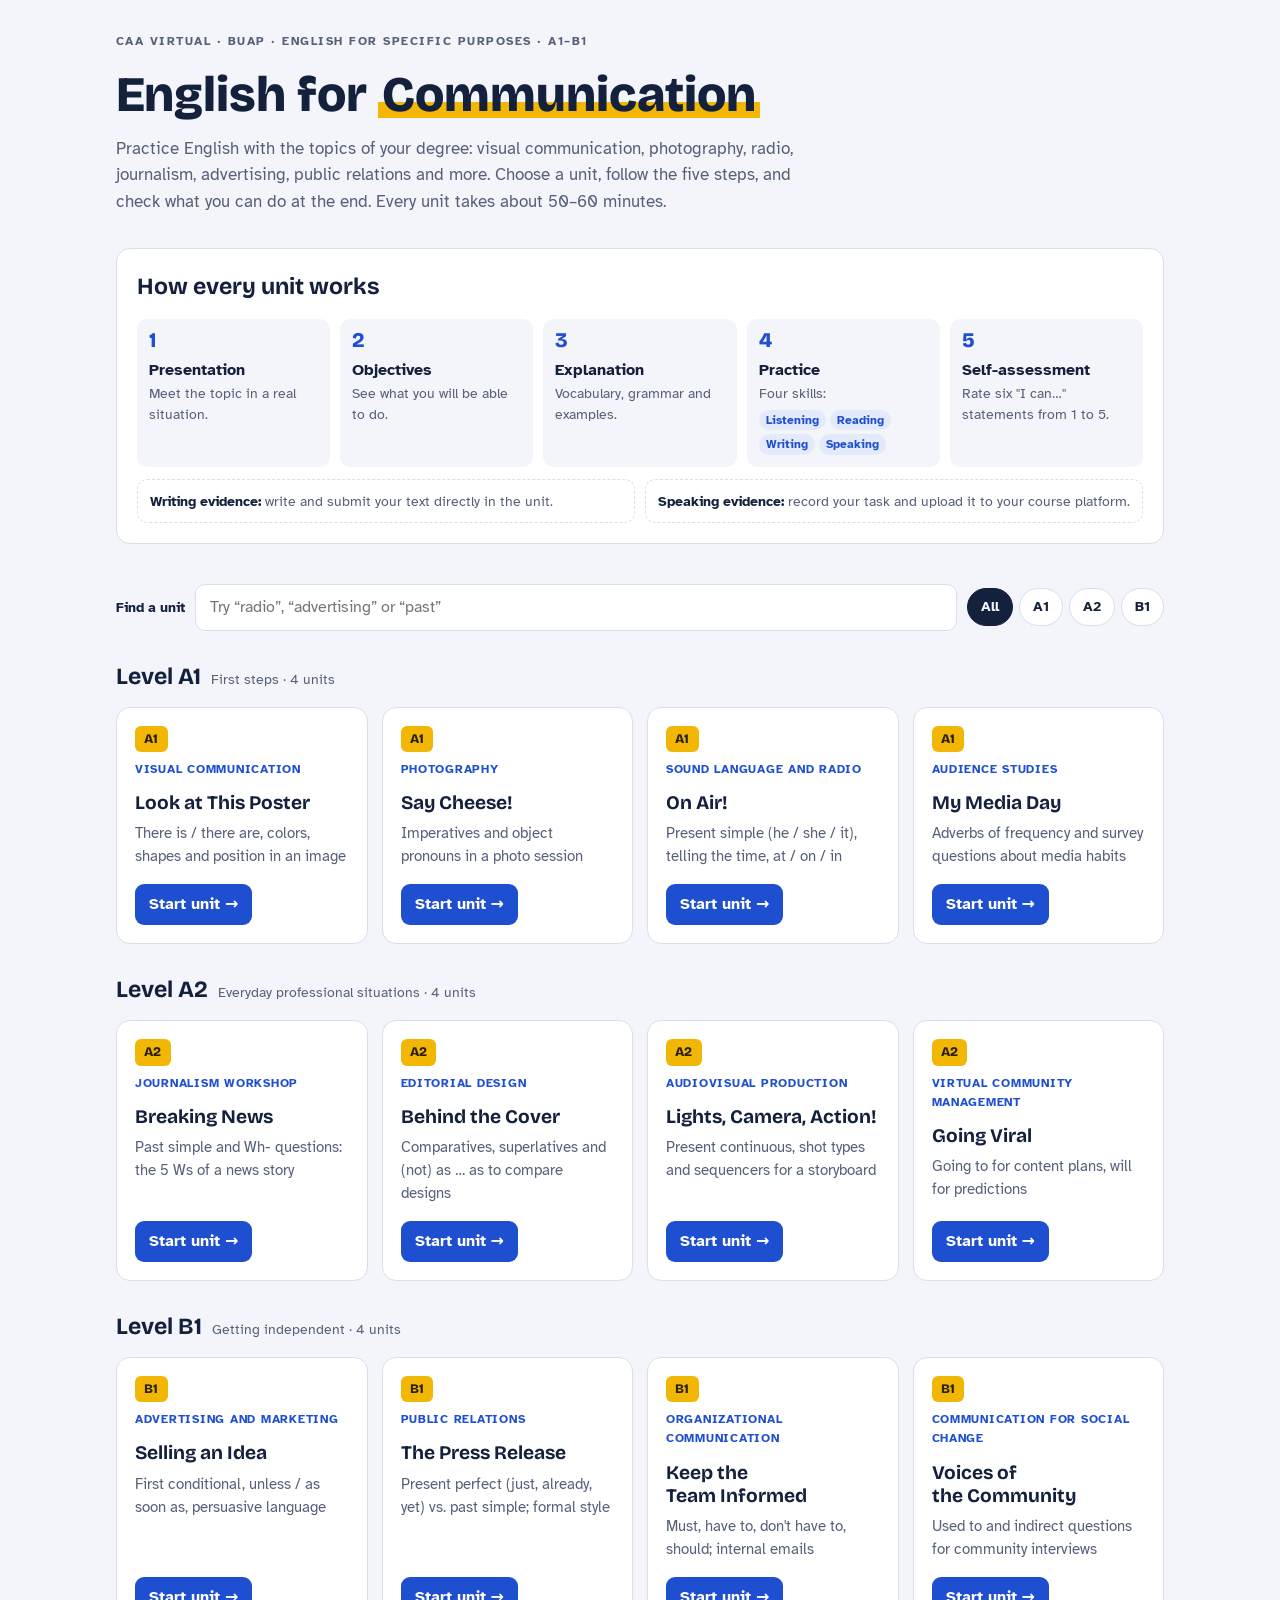
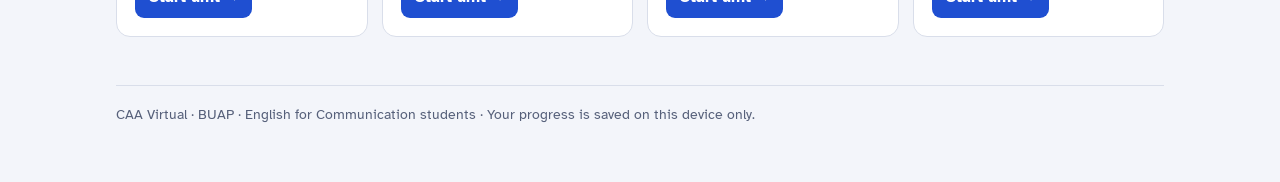
<file: index.html>
<!doctype html>
<html lang="en">
<head>
<meta charset="utf-8">
<meta name="viewport" content="width=device-width, initial-scale=1, viewport-fit=cover">
<title>English for Communication</title>
<link rel="preconnect" href="https://fonts.googleapis.com">
<link rel="stylesheet" href="https://fonts.googleapis.com/css2?family=Bricolage+Grotesque:opsz,wght@12..96,500;12..96,700;12..96,800&family=Atkinson+Hyperlegible:ital,wght@0,400;0,700;1,400&display=swap">
<style>
/* Layout: a study-planner page. Header with the 5-step route every unit follows, then a filterable grid of unit cards grouped by status. */
:root{
  --bg:#f3f5fa; --surface:#ffffff; --ink:#14213d; --muted:#56607a; --line:#d9deea;
  --accent:#1f4fd1; --accent-soft:#e3eafc; --gold:#f2b705; --gold-ink:#5c4300;
  --new:#0f7a5a; --new-soft:#dcf3ea; --soon:#8a5a00; --soon-soft:#fbefd2;
  --display:"Bricolage Grotesque", "Segoe UI", system-ui, sans-serif;
  --body:"Atkinson Hyperlegible", "Segoe UI", system-ui, sans-serif;
}
@media (prefers-color-scheme: dark){:root:not([data-theme="light"]){
  --bg:#0e1424; --surface:#161e33; --ink:#e8ecf6; --muted:#9aa5c0; --line:#2a3552;
  --accent:#8eabff; --accent-soft:#1f2c52; --gold:#f2c23a; --gold-ink:#f2c23a;
  --new:#5fd3a9; --new-soft:#123a2e; --soon:#f0c062; --soon-soft:#3a2d10; color-scheme:dark}}
:root[data-theme="dark"]{
  --bg:#0e1424; --surface:#161e33; --ink:#e8ecf6; --muted:#9aa5c0; --line:#2a3552;
  --accent:#8eabff; --accent-soft:#1f2c52; --gold:#f2c23a; --gold-ink:#f2c23a;
  --new:#5fd3a9; --new-soft:#123a2e; --soon:#f0c062; --soon-soft:#3a2d10; color-scheme:dark}
*{box-sizing:border-box}
[hidden]{display:none!important}
html,body{margin:0}
body{background:var(--bg);color:var(--ink);font-family:var(--body);font-size:16px;line-height:1.55}
.wrap{max-width:1080px;margin:0 auto;padding-block:32px 56px;padding-left:max(16px,env(safe-area-inset-left,0px));padding-right:max(16px,env(safe-area-inset-right,0px))}
.eyebrow{font-size:.78rem;letter-spacing:.12em;text-transform:uppercase;color:var(--muted);font-weight:700}
h1{font-family:var(--display);font-weight:800;font-size:clamp(2rem,5vw,3.1rem);line-height:1.05;margin:.35em 0 .3em;text-wrap:balance}
h1 span{background:linear-gradient(transparent 62%,var(--gold) 62%,var(--gold) 90%,transparent 90%);padding:0 .08em}
.lead{max-width:62ch;color:var(--muted);font-size:1.08rem;margin:0}
h2{font-family:var(--display);font-weight:700;font-size:1.45rem;margin:0;text-wrap:balance}
/* Route */
.route{margin-top:32px;background:var(--surface);border:1px solid var(--line);border-radius:14px;padding:20px}
.route ol{list-style:none;margin:14px 0 0;padding:0;display:grid;grid-template-columns:repeat(5,minmax(0,1fr));gap:10px;counter-reset:s}
.route li{counter-increment:s;position:relative;padding:12px;border-radius:10px;background:var(--bg);min-width:0}
.route li::before{content:counter(s);font-family:var(--display);font-weight:800;font-size:1.3rem;color:var(--accent);display:block;line-height:1}
.route b{display:block;margin-top:6px}
.route small{color:var(--muted);font-size:.86rem;display:block}
.skills{display:flex;flex-wrap:wrap;gap:4px;margin-top:6px}
.skills i{font-style:normal;font-size:.74rem;padding:1px 7px;border-radius:99px;background:var(--accent-soft);color:var(--accent);font-weight:700}
.evidence{display:grid;grid-template-columns:1fr 1fr;gap:10px;margin-top:12px}
.evidence div{border:1px dashed var(--line);border-radius:10px;padding:10px 12px;font-size:.9rem;color:var(--muted)}
.evidence strong{color:var(--ink)}
/* Controls */
.controls{display:flex;flex-wrap:wrap;gap:10px;align-items:center;margin:40px 0 18px}
.controls label{font-weight:700;font-size:.9rem}
#q{flex:1 1 220px;min-width:0;font:inherit;padding:10px 14px;border-radius:10px;border:1px solid var(--line);background:var(--surface);color:var(--ink)}
.chips{display:flex;flex-wrap:wrap;gap:6px}
.chip{font:inherit;font-size:.88rem;font-weight:700;padding:7px 13px;border-radius:99px;border:1px solid var(--line);background:var(--surface);color:var(--ink);cursor:pointer}
.chip[aria-pressed="true"]{background:var(--ink);color:var(--bg);border-color:var(--ink)}
:focus-visible{outline:3px solid var(--gold);outline-offset:2px}
/* Groups & cards */
.group{margin-top:28px}
.group-head{display:flex;align-items:baseline;gap:10px;flex-wrap:wrap;margin-bottom:12px}
.group-head .count{color:var(--muted);font-size:.9rem}
.grid{display:grid;grid-template-columns:repeat(auto-fill,minmax(250px,1fr));gap:14px}
.card{background:var(--surface);border:1px solid var(--line);border-radius:14px;padding:18px;display:flex;flex-direction:column;gap:8px;min-width:0}
.card .top{display:flex;justify-content:space-between;align-items:center;gap:8px}
.lvl{font-family:var(--display);font-weight:800;font-size:.82rem;padding:3px 9px;border-radius:6px;background:var(--gold);color:#2b2000;letter-spacing:.02em}
.status{font-size:.74rem;font-weight:700;text-transform:uppercase;letter-spacing:.08em;padding:2px 8px;border-radius:99px}
.st-ready{background:var(--accent-soft);color:var(--accent)}
.st-progress{background:var(--new-soft);color:var(--new)}
.st-planned{background:var(--soon-soft);color:var(--soon)}
.card h3{font-family:var(--display);font-weight:700;font-size:1.2rem;line-height:1.2;margin:4px 0 0;text-wrap:balance}
.focus{color:var(--muted);font-size:.93rem;margin:0}
.subject{font-size:.78rem;font-weight:700;letter-spacing:.06em;text-transform:uppercase;color:var(--accent);margin:0}
.num{font-variant-numeric:tabular-nums;color:var(--muted);font-size:.8rem;font-weight:700}
.card .go{margin-top:auto;padding-top:8px}
.card a.btn{display:inline-block;font-weight:700;text-decoration:none;color:var(--surface);background:var(--accent);padding:8px 14px;border-radius:9px}
.card a.btn:hover{filter:brightness(1.08)}
.card .pending{font-size:.88rem;color:var(--muted);font-style:italic}
.empty{color:var(--muted);padding:20px;border:1px dashed var(--line);border-radius:12px;text-align:center}
footer{margin-top:48px;padding-top:18px;border-top:1px solid var(--line);color:var(--muted);font-size:.88rem}
@media (max-width:760px){.route ol{grid-template-columns:repeat(2,minmax(0,1fr))}.route li:last-child{grid-column:1/-1}.evidence{grid-template-columns:1fr}}
@media (prefers-reduced-motion:no-preference){.card{transition:transform .15s ease,border-color .15s}.card:hover{transform:translateY(-2px);border-color:var(--accent)}}
</style>
</head>
<body>

<div class="wrap">
  <header>
    <div class="eyebrow">CAA Virtual · BUAP · English for Specific Purposes · A1–B1</div>
    <h1>English for <span>Communication</span></h1>
    <p class="lead">Practice English with the topics of your degree: visual communication, photography, radio, journalism, advertising, public relations and more. Choose a unit, follow the five steps, and check what you can do at the end. Every unit takes about 50–60 minutes.</p>
  </header>

  <section class="route" aria-labelledby="route-h">
    <h2 id="route-h">How every unit works</h2>
    <ol>
      <li><b>Presentation</b><small>Meet the topic in a real situation.</small></li>
      <li><b>Objectives</b><small>See what you will be able to do.</small></li>
      <li><b>Explanation</b><small>Vocabulary, grammar and examples.</small></li>
      <li><b>Practice</b><small>Four skills:</small><span class="skills"><i>Listening</i><i>Reading</i><i>Writing</i><i>Speaking</i></span></li>
      <li><b>Self-assessment</b><small>Rate six "I can…" statements from 1 to 5.</small></li>
    </ol>
    <div class="evidence">
      <div><strong>Writing evidence:</strong> write and submit your text directly in the unit.</div>
      <div><strong>Speaking evidence:</strong> record your task and upload it to your course platform.</div>
    </div>
  </section>

  <div class="controls">
    <label for="q">Find a unit</label>
    <input id="q" type="search" placeholder="Try “radio”, “advertising” or “past”" autocomplete="off">
    <div class="chips" role="group" aria-label="Filter by level" id="levels"></div>
  </div>

  <main id="list"></main>

  <footer>CAA Virtual · BUAP · English for Communication students · Your progress is saved on this device only.</footer>
</div>

<script>
/* ===== Units on the home page =====
   To add a unit: copy the _template folder, rename it (e.g. "my-new-unit"),
   edit its data.js, then add one line here with url: "my-new-unit/" and the subject of the degree it connects to.
   isNew: true shows a "New" label. */
const UNITS = [
  {title:"Look at This Poster",       subject:"Visual Communication",                  focus:"There is / there are, colors, shapes and position in an image",     level:"A1", url:"look-at-this-poster/"},
  {title:"Say Cheese!",               subject:"Photography",                           focus:"Imperatives and object pronouns in a photo session",                level:"A1", url:"say-cheese/"},
  {title:"On Air!",                   subject:"Sound Language and Radio",              focus:"Present simple (he / she / it), telling the time, at / on / in",    level:"A1", url:"on-air/"},
  {title:"My Media Day",              subject:"Audience Studies",                      focus:"Adverbs of frequency and survey questions about media habits",      level:"A1", url:"my-media-day/"},
  {title:"Breaking News",             subject:"Journalism Workshop",                   focus:"Past simple and Wh- questions: the 5 Ws of a news story",           level:"A2", url:"breaking-news/"},
  {title:"Behind the Cover",          subject:"Editorial Design",                      focus:"Comparatives, superlatives and (not) as … as to compare designs",   level:"A2", url:"behind-the-cover/"},
  {title:"Lights, Camera, Action!",   subject:"Audiovisual Production",                focus:"Present continuous, shot types and sequencers for a storyboard",    level:"A2", url:"lights-camera-action/"},
  {title:"Going Viral",               subject:"Virtual Community Management",          focus:"Going to for content plans, will for predictions",                  level:"A2", url:"going-viral/"},
  {title:"Selling an Idea",           subject:"Advertising and Marketing",             focus:"First conditional, unless / as soon as, persuasive language",       level:"B1", url:"selling-an-idea/"},
  {title:"The Press Release",         subject:"Public Relations",                      focus:"Present perfect (just, already, yet) vs. past simple; formal style", level:"B1", url:"the-press-release/"},
  {title:"Keep the Team Informed",    subject:"Organizational Communication",          focus:"Must, have to, don't have to, should; internal emails",             level:"B1", url:"keep-the-team-informed/"},
  {title:"Voices of the Community",   subject:"Communication for Social Change",       focus:"Used to and indirect questions for community interviews",           level:"B1", url:"voices-of-the-community/"}
];

const GROUPS = [
  {key:"A1", name:"Level A1", note:"First steps"},
  {key:"A2", name:"Level A2", note:"Everyday professional situations"},
  {key:"B1", name:"Level B1", note:"Getting independent"}
];
const LEVELS = ["All","A1","A2","B1"];
let level = "All";

const chipsEl = document.getElementById("levels");
LEVELS.forEach(l=>{
  const b=document.createElement("button");
  b.className="chip"; b.type="button"; b.textContent=l; b.id="lvl-"+l;
  b.setAttribute("aria-pressed", l===level ? "true":"false");
  b.addEventListener("click",()=>{level=l;[...chipsEl.children].forEach(c=>c.setAttribute("aria-pressed",c.textContent===l?"true":"false"));render();});
  chipsEl.appendChild(b);
});
document.getElementById("q").addEventListener("input",render);

function esc(s){return s.replace(/[&<>"]/g,c=>({"&":"&amp;","<":"&lt;",">":"&gt;",'"':"&quot;"}[c]));}
function done(u){ try { const s=JSON.parse(localStorage.getItem("esp:"+u.url.replace(/\/$/,""))||"{}"); return s.self && Object.keys(s.self).length>=6; } catch(e){ return false; } }

function render(){
  const q=document.getElementById("q").value.trim().toLowerCase();
  const list=document.getElementById("list"); list.innerHTML="";
  let shown=0;
  GROUPS.forEach(g=>{
    const items=UNITS.map((u,i)=>({...u,n:i+1})).filter(u=>u.level===g.key
      && (level==="All"||u.level.includes(level))
      && (!q || (u.title+" "+u.subject+" "+u.focus).toLowerCase().includes(q)));
    if(!items.length) return;
    shown+=items.length;
    const sec=document.createElement("section"); sec.className="group";
    sec.innerHTML=`<div class="group-head"><h2>${g.name}</h2><span class="count">${g.note} · ${items.length} unit${items.length>1?"s":""}</span></div>`;
    const grid=document.createElement("div"); grid.className="grid";
    items.forEach(u=>{
      const badge = done(u) ? `<span class="status st-progress">Completed</span>` : (u.isNew ? `<span class="status st-planned">New</span>` : "");
      const go = u.url ? `<a class="btn" href="${esc(u.url)}">Start unit →</a>` : `<span class="pending">Not available yet</span>`;
      grid.insertAdjacentHTML("beforeend",
        `<article class="card"><div class="top"><span class="lvl">${u.level}</span>${badge}</div>
         <p class="subject">${esc(u.subject||"")}</p><h3>${esc(u.title)}</h3><p class="focus">${esc(u.focus)}</p><div class="go">${go}</div></article>`);
    });
    sec.appendChild(grid); list.appendChild(sec);
  });
  if(!shown) list.innerHTML=`<p class="empty">No units match. Try another word or choose “All”.</p>`;
}
render();
</script>
</body>
</html>
</file>
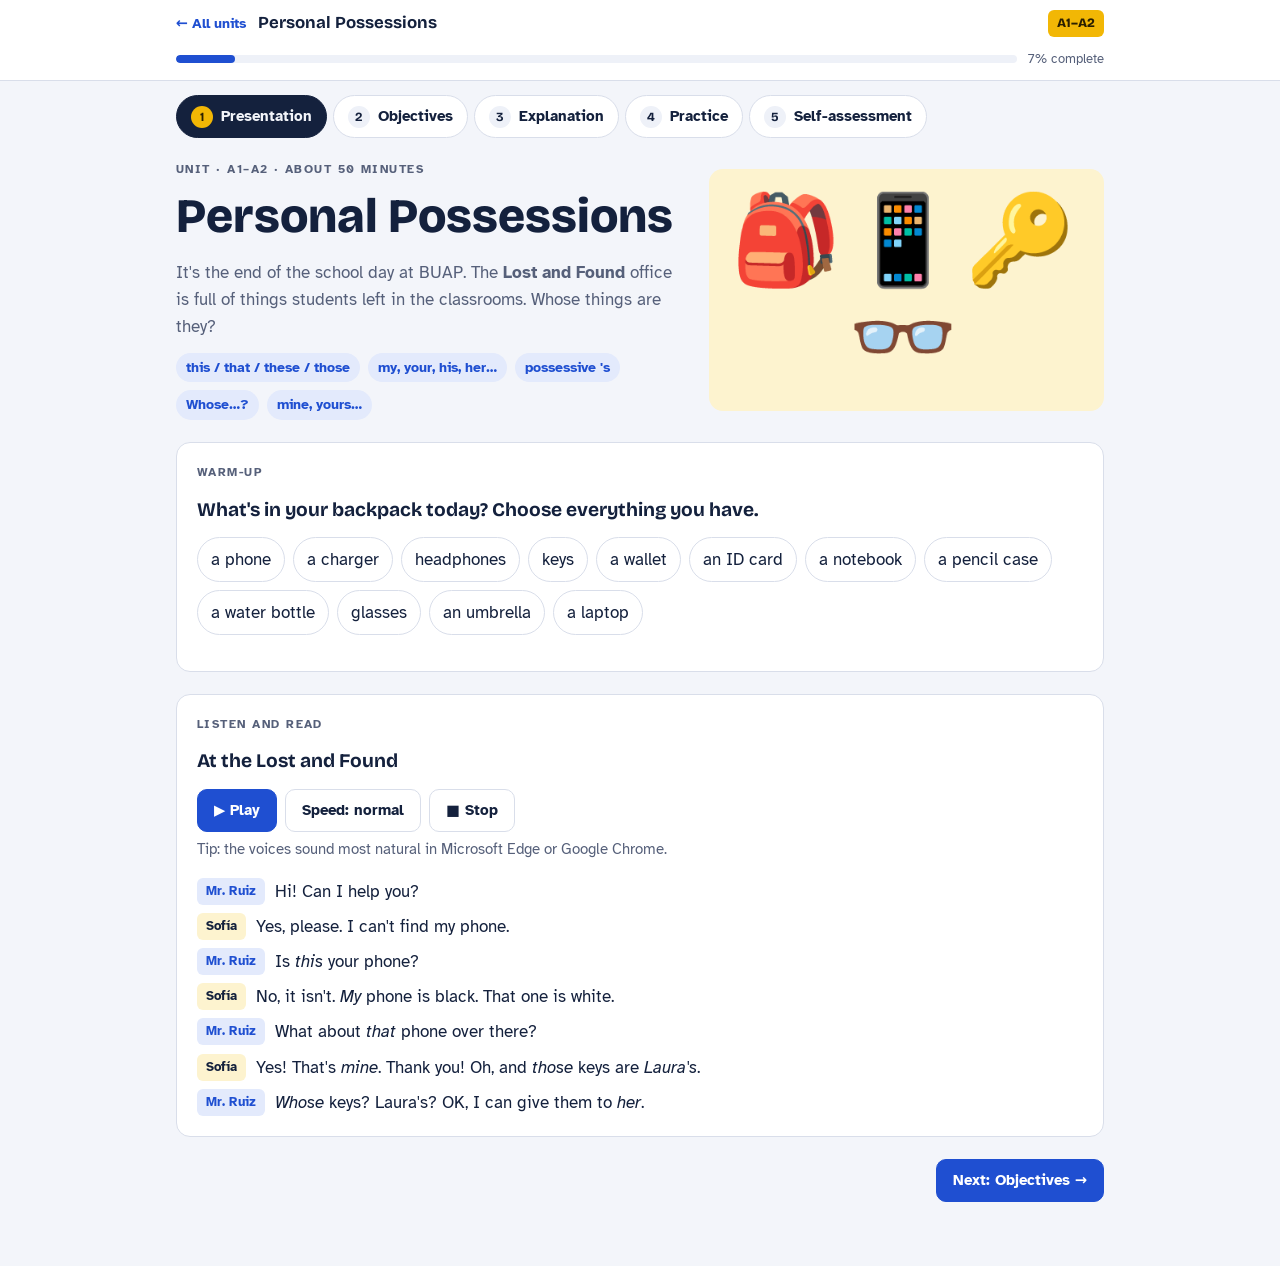
<file: _template/index.html>
<!doctype html>
<html lang="en">
<head>
<meta charset="utf-8">
<meta name="viewport" content="width=device-width, initial-scale=1, viewport-fit=cover">
<title>English for Communication</title>
<link rel="preconnect" href="https://fonts.googleapis.com">
<link rel="stylesheet" href="https://fonts.googleapis.com/css2?family=Bricolage+Grotesque:opsz,wght@12..96,500;12..96,700;12..96,800&family=Atkinson+Hyperlegible:ital,wght@0,400;0,700;1,400&display=swap">
<link rel="stylesheet" href="../assets/unit.css">
</head>
<body>
<noscript><p style="padding:16px">This unit needs JavaScript. Please turn it on in your browser.</p></noscript>
<!-- Every unit uses this same page. The content is in data.js, in this folder. -->
<script src="../assets/config.js"></script>
<script src="data.js"></script>
<script src="../assets/unit.js"></script>
</body>
</html>
</file>
<file: assets/unit.css>
/* English for Communication — shared unit styles
   Layout: sticky header with progress, five step tabs, one panel per step.
   Colors are tokens; every unit uses the same palette as the home page. */
:root{
  --bg:#f3f5fa; --surface:#ffffff; --sunk:#eef1f8; --ink:#14213d; --muted:#56607a; --line:#d9deea;
  --accent:#1f4fd1; --accent-ink:#ffffff; --accent-soft:#e3eafc; --gold:#f2b705; --gold-soft:#fdf3cf;
  --good:#0f7a5a; --good-soft:#dcf3ea; --bad:#b42318; --bad-soft:#fde4e1;
  --display:"Bricolage Grotesque","Segoe UI",system-ui,sans-serif;
  --body:"Atkinson Hyperlegible","Segoe UI",system-ui,sans-serif;
  --radius:14px;
}
@media (prefers-color-scheme: dark){:root:not([data-theme="light"]){
  --bg:#0e1424; --surface:#161e33; --sunk:#111a2d; --ink:#e8ecf6; --muted:#9aa5c0; --line:#2a3552;
  --accent:#8eabff; --accent-ink:#0e1424; --accent-soft:#1f2c52; --gold:#f2c23a; --gold-soft:#3a2f0e;
  --good:#5fd3a9; --good-soft:#123a2e; --bad:#ff8a7a; --bad-soft:#41191a; color-scheme:dark}}
:root[data-theme="dark"]{
  --bg:#0e1424; --surface:#161e33; --sunk:#111a2d; --ink:#e8ecf6; --muted:#9aa5c0; --line:#2a3552;
  --accent:#8eabff; --accent-ink:#0e1424; --accent-soft:#1f2c52; --gold:#f2c23a; --gold-soft:#3a2f0e;
  --good:#5fd3a9; --good-soft:#123a2e; --bad:#ff8a7a; --bad-soft:#41191a; color-scheme:dark}

*{box-sizing:border-box}
[hidden]{display:none!important}
html,body{margin:0}
body{background:var(--bg);color:var(--ink);font-family:var(--body);font-size:17px;line-height:1.6}
.wrap{max-width:960px;margin:0 auto;padding-left:max(16px,env(safe-area-inset-left,0px));padding-right:max(16px,env(safe-area-inset-right,0px))}
h1,h2,h3{font-family:var(--display);line-height:1.15;text-wrap:balance;margin:0}
h2{font-size:1.6rem;font-weight:800}
h3{font-size:1.2rem;font-weight:700}
p{margin:0}
:focus-visible{outline:3px solid var(--gold);outline-offset:2px}
button{font:inherit;color:inherit}
.muted{color:var(--muted)}
.stack{display:flex;flex-direction:column;gap:16px}
.row{display:flex;flex-wrap:wrap;gap:10px;align-items:center}

/* Header */
body::before{content:"";position:fixed;inset:0 0 auto;height:env(safe-area-inset-top,0px);background:var(--surface);z-index:20}
.topbar{position:sticky;top:env(safe-area-inset-top,0px);z-index:10;background:var(--surface);border-bottom:1px solid var(--line)}
.topbar .wrap{padding-block:10px;display:flex;align-items:center;gap:12px;flex-wrap:wrap}
.back{font-weight:700;text-decoration:none;color:var(--accent);font-size:.9rem;white-space:nowrap}
.unit-name{font-family:var(--display);font-weight:700;font-size:1.05rem;flex:1 1 200px;min-width:0}
.lvl{font-family:var(--display);font-weight:800;font-size:.8rem;padding:3px 9px;border-radius:6px;background:var(--gold);color:#2b2000;white-space:nowrap}
.progress{flex:1 1 100%;display:flex;align-items:center;gap:10px;font-size:.82rem;color:var(--muted);font-variant-numeric:tabular-nums}
.bar{flex:1;height:8px;border-radius:99px;background:var(--sunk);overflow:hidden}
.bar span{display:block;height:100%;width:0;background:var(--accent);border-radius:99px;transition:width .3s}

/* Step tabs */
.steps{display:flex;gap:6px;overflow-x:auto;padding-block:14px 4px;scrollbar-width:thin}
.step-btn{flex:0 0 auto;display:flex;align-items:center;gap:8px;padding:9px 14px;border-radius:99px;border:1px solid var(--line);background:var(--surface);cursor:pointer;font-weight:700;font-size:.92rem}
.step-btn .n{display:inline-grid;place-items:center;width:22px;height:22px;border-radius:50%;background:var(--sunk);font-size:.78rem;font-family:var(--display)}
.step-btn[aria-selected="true"]{background:var(--ink);color:var(--bg);border-color:var(--ink)}
.step-btn[aria-selected="true"] .n{background:var(--gold);color:#2b2000}
.step-btn.done .n{background:var(--good);color:var(--surface)}
main{padding-block:18px 64px}
.panel{display:flex;flex-direction:column;gap:22px}
.card{background:var(--surface);border:1px solid var(--line);border-radius:var(--radius);padding:20px;min-width:0}
.card.sunk{background:var(--sunk);border-color:transparent}
.eyebrow{font-size:.76rem;letter-spacing:.12em;text-transform:uppercase;color:var(--muted);font-weight:700}

/* Presentation */
.hero{display:grid;grid-template-columns:minmax(0,1.3fr) minmax(0,1fr);gap:20px;align-items:center}
.hero h1{font-size:clamp(2rem,6vw,3rem);font-weight:800;margin:.2em 0 .3em}
.hero .scene{font-size:clamp(3rem,10vw,5.5rem);line-height:1.1;text-align:center;background:var(--gold-soft);border-radius:var(--radius);padding:24px 12px;letter-spacing:.08em;word-break:break-word}
.facts{display:flex;flex-wrap:wrap;gap:8px;margin-top:12px}
.facts span{font-size:.85rem;padding:4px 10px;border-radius:99px;background:var(--accent-soft);color:var(--accent);font-weight:700}
.dialogue{display:flex;flex-direction:column;gap:8px}
.line{display:grid;grid-template-columns:auto minmax(0,1fr);gap:10px;align-items:start}
.who{font-weight:700;font-size:.82rem;padding:3px 9px;border-radius:6px;background:var(--accent-soft);color:var(--accent);white-space:nowrap}
.line:nth-child(even) .who{background:var(--gold-soft);color:var(--ink)}
.pick{display:flex;flex-wrap:wrap;gap:8px}
.pick button{padding:8px 13px;border-radius:99px;border:1px solid var(--line);background:var(--surface);cursor:pointer}
.pick button[aria-pressed="true"]{background:var(--accent);color:var(--accent-ink);border-color:var(--accent)}

/* Objectives */
.objectives{list-style:none;margin:0;padding:0;display:grid;gap:10px}
.objectives li{display:grid;grid-template-columns:auto minmax(0,1fr);gap:12px;align-items:start;padding:14px 16px;background:var(--surface);border:1px solid var(--line);border-radius:12px}
.objectives li b{font-family:var(--display);font-size:1.3rem;color:var(--accent);line-height:1.2}

/* Explanation */
.vocab{display:grid;grid-template-columns:repeat(auto-fill,minmax(130px,1fr));gap:10px}
.vocab button{display:flex;flex-direction:column;align-items:center;gap:4px;padding:12px 8px;border-radius:12px;border:1px solid var(--line);background:var(--surface);cursor:pointer}
.vocab .ico{font-size:2rem;line-height:1.1}
.vocab .w{font-weight:700;font-size:.95rem;text-align:center}
.vocab .say{font-size:.72rem;color:var(--muted)}
.table-wrap{overflow-x:auto}
table{border-collapse:collapse;width:100%;font-size:.95rem}
th,td{text-align:left;padding:9px 12px;border-bottom:1px solid var(--line);vertical-align:top}
th{font-size:.78rem;letter-spacing:.06em;text-transform:uppercase;color:var(--muted)}
td em{font-style:normal;color:var(--accent);font-weight:700}
.note{font-size:.92rem;color:var(--muted)}
.watch{display:grid;gap:8px}
.watch div{display:grid;grid-template-columns:minmax(0,1fr) minmax(0,1fr);gap:8px}
.wrong,.right{padding:8px 12px;border-radius:10px;font-size:.95rem}
.wrong{background:var(--bad-soft)}
.wrong::before{content:"✗ ";color:var(--bad);font-weight:700}
.right{background:var(--good-soft)}
.right::before{content:"✓ ";color:var(--good);font-weight:700}

/* Skill tabs */
.skills{display:grid;grid-template-columns:repeat(4,minmax(0,1fr));gap:8px}
.skill-btn{padding:12px 8px;border-radius:12px;border:1px solid var(--line);background:var(--surface);cursor:pointer;font-weight:700;display:flex;flex-direction:column;align-items:center;gap:2px}
.skill-btn small{font-weight:400;color:var(--muted);font-size:.78rem;font-variant-numeric:tabular-nums}
.skill-btn[aria-selected="true"]{border:2px solid var(--accent);background:var(--accent-soft)}
.source{display:flex;flex-direction:column;gap:12px}
.player{display:flex;flex-wrap:wrap;gap:8px;align-items:center}
.reading-text{display:flex;flex-direction:column;gap:12px}
.post{background:var(--sunk);border-radius:12px;padding:14px 16px}
.post .author{font-weight:700;font-size:.88rem;color:var(--accent);margin-bottom:4px}
details summary{cursor:pointer;font-weight:700;color:var(--accent)}

/* Activities */
.activity{display:flex;flex-direction:column;gap:14px}
.activity-head{display:flex;justify-content:space-between;gap:10px;align-items:baseline;flex-wrap:wrap}
.tag{font-size:.74rem;font-weight:700;text-transform:uppercase;letter-spacing:.08em;color:var(--muted)}
.btn{display:inline-flex;align-items:center;gap:6px;padding:9px 16px;border-radius:10px;border:1px solid var(--line);background:var(--surface);cursor:pointer;font-weight:700;font-size:.92rem;text-decoration:none;color:var(--ink)}
.btn.primary{background:var(--accent);border-color:var(--accent);color:var(--accent-ink)}
.btn:disabled{opacity:.5;cursor:not-allowed}
.feedback{font-weight:700;padding:10px 14px;border-radius:10px}
.feedback.ok{background:var(--good-soft);color:var(--good)}
.feedback.part{background:var(--gold-soft);color:var(--ink)}
.feedback:empty{display:none}
.is-right{border-color:var(--good)!important;background:var(--good-soft)!important}
.is-wrong{border-color:var(--bad)!important;background:var(--bad-soft)!important}

/* match */
.match{display:grid;grid-template-columns:minmax(0,1fr) minmax(0,1fr);gap:10px}
.match .col{display:flex;flex-direction:column;gap:8px}
.match button{text-align:left;padding:10px 12px;border-radius:10px;border:1px solid var(--line);background:var(--surface);cursor:pointer;min-height:44px}
.match button.sel{border:2px solid var(--accent);background:var(--accent-soft)}
.match button.paired{opacity:.9}
.match .pairno{display:inline-grid;place-items:center;min-width:20px;height:20px;border-radius:50%;background:var(--accent);color:var(--accent-ink);font-size:.72rem;margin-right:6px}

/* sort */
.pool{display:flex;flex-wrap:wrap;gap:8px;min-height:48px;padding:10px;border-radius:12px;background:var(--sunk)}
.chipitem{padding:7px 12px;border-radius:99px;border:1px solid var(--line);background:var(--surface);cursor:grab;font-size:.92rem;user-select:none}
.chipitem.sel{border:2px solid var(--accent);background:var(--accent-soft)}
.bins{display:grid;grid-template-columns:repeat(auto-fit,minmax(180px,1fr));gap:10px}
.bin{border:2px dashed var(--line);border-radius:12px;padding:10px;min-height:110px;display:flex;flex-direction:column;gap:8px;cursor:pointer;background:var(--surface)}
.bin.over{border-color:var(--accent);background:var(--accent-soft)}
.bin h4{margin:0;font-family:var(--display);font-size:.98rem}
.bin .items{display:flex;flex-wrap:wrap;gap:6px}

/* gap fill */
.gaps{display:flex;flex-direction:column;gap:10px;margin:0;padding-left:1.4em}
.gaps li{line-height:2.1}
.gap{font:inherit;border:0;border-bottom:2px solid var(--accent);background:transparent;color:var(--ink);padding:0 4px;min-width:5ch;border-radius:0}
.gap.is-right,.gap.is-wrong{border-radius:4px}
.bank{display:flex;flex-wrap:wrap;gap:6px}
.bank span{font-size:.88rem;padding:3px 10px;border-radius:99px;background:var(--gold-soft)}
.hint{font-size:.85rem;color:var(--muted)}

/* tiles */
.tiles-item{display:flex;flex-direction:column;gap:8px;padding:12px;border-radius:12px;background:var(--sunk)}
.answer-line{min-height:46px;display:flex;flex-wrap:wrap;gap:6px;padding:6px;border-bottom:2px solid var(--line)}
.tile-bank{display:flex;flex-wrap:wrap;gap:6px}
.tile{padding:6px 12px;border-radius:8px;border:1px solid var(--line);background:var(--surface);cursor:pointer;font-weight:700}

/* rewrite & tf */
.rw{display:flex;flex-direction:column;gap:6px}
.rw .q{font-weight:700}
.rw input,.field input,.field textarea,textarea.write{font:inherit;width:100%;padding:10px 12px;border-radius:10px;border:1px solid var(--line);background:var(--surface);color:var(--ink)}
.solution{font-size:.88rem;color:var(--good)}
.tf{display:grid;grid-template-columns:minmax(0,1fr) auto;gap:10px;align-items:center;padding:10px 0;border-bottom:1px solid var(--line)}
.tf .opts{display:flex;gap:6px}
.tf .opts button{padding:6px 12px;border-radius:8px;border:1px solid var(--line);background:var(--surface);cursor:pointer;font-weight:700}
.tf .opts button[aria-pressed="true"]{background:var(--ink);color:var(--bg)}

/* writing */
.model{border-left:4px solid var(--gold);padding:10px 14px;background:var(--gold-soft);border-radius:0 10px 10px 0}
textarea.write{min-height:180px;resize:vertical;line-height:1.6}
.counter{font-variant-numeric:tabular-nums;font-size:.88rem;color:var(--muted)}
.checklist{list-style:none;margin:0;padding:0;display:flex;flex-direction:column;gap:6px}
.checklist label{display:flex;gap:10px;align-items:flex-start;cursor:pointer}
.checklist input{width:20px;height:20px;margin-top:3px;accent-color:var(--accent)}
.fields{display:grid;grid-template-columns:minmax(0,2fr) minmax(0,1fr);gap:10px}
.field{display:flex;flex-direction:column;gap:4px;font-size:.88rem;font-weight:700}

/* speaking */
.cards{display:grid;grid-template-columns:repeat(auto-fit,minmax(240px,1fr));gap:12px}
.role{border-radius:12px;padding:16px;background:var(--sunk);display:flex;flex-direction:column;gap:8px}
.role .role-name{font-family:var(--display);font-weight:800;color:var(--accent)}
.role ul{margin:0;padding-left:1.2em}
.recorder{display:flex;flex-wrap:wrap;gap:10px;align-items:center;padding:14px;border-radius:12px;border:1px dashed var(--line)}
.rec-dot{width:12px;height:12px;border-radius:50%;background:var(--bad);animation:pulse 1s infinite}
.timer{font-variant-numeric:tabular-nums;font-weight:700}
audio{max-width:100%}
@keyframes pulse{50%{opacity:.3}}

/* self-assessment */
.can{display:grid;grid-template-columns:minmax(0,1fr) auto;gap:12px;align-items:center;padding:14px 0;border-bottom:1px solid var(--line)}
.scale{display:flex;gap:6px}
.scale button{width:40px;height:40px;border-radius:10px;border:1px solid var(--line);background:var(--surface);cursor:pointer;font-family:var(--display);font-weight:800}
.scale button[aria-pressed="true"]{background:var(--accent);color:var(--accent-ink);border-color:var(--accent)}
.legend{display:flex;justify-content:space-between;font-size:.8rem;color:var(--muted)}
.summary{display:grid;grid-template-columns:auto minmax(0,1fr);gap:20px;align-items:center}
.big{font-family:var(--display);font-weight:800;font-size:3rem;line-height:1;color:var(--accent);font-variant-numeric:tabular-nums}
.next-row{display:flex;justify-content:flex-end;gap:10px;flex-wrap:wrap}

@media (max-width:720px){
  .hero{grid-template-columns:1fr}
  .skills{grid-template-columns:repeat(2,minmax(0,1fr))}
  .match{gap:8px}
  .watch div,.fields{grid-template-columns:1fr}
  .can{grid-template-columns:1fr}
  .tf{grid-template-columns:1fr}
  .summary{grid-template-columns:1fr}
}
@media (prefers-reduced-motion:reduce){*{transition:none!important;animation:none!important}}
@media print{.topbar,.steps,.next-row{display:none}}

/* Voice practice (speech recognition) */
.chip{padding:7px 14px;border-radius:99px;border:1px solid var(--line);background:var(--surface);cursor:pointer;font-weight:700;font-size:.9rem}
.chip[aria-pressed="true"]{background:var(--ink);color:var(--bg);border-color:var(--ink)}
.btn.small{padding:6px 12px;font-size:.86rem}
.btn:disabled{opacity:.55;cursor:default}
.voice-list{display:flex;flex-direction:column;gap:10px}
.voice-turn{display:grid;grid-template-columns:auto minmax(0,1fr);gap:10px;align-items:start;padding:12px;border-radius:12px;background:var(--sunk)}
.voice-turn.me{background:var(--surface);border:2px solid var(--accent-soft)}
.voice-turn.me .who{background:var(--gold-soft);color:var(--ink)}
.secret{filter:blur(6px);user-select:none}
.heard:empty{display:none}
.heard{padding:8px 12px;border-radius:10px;font-size:.95rem}
.heard.good{background:var(--good-soft);color:var(--good)}
.heard.try{background:var(--gold-soft);color:var(--ink)}
.heard .note{margin-top:4px;color:inherit}
</file>
